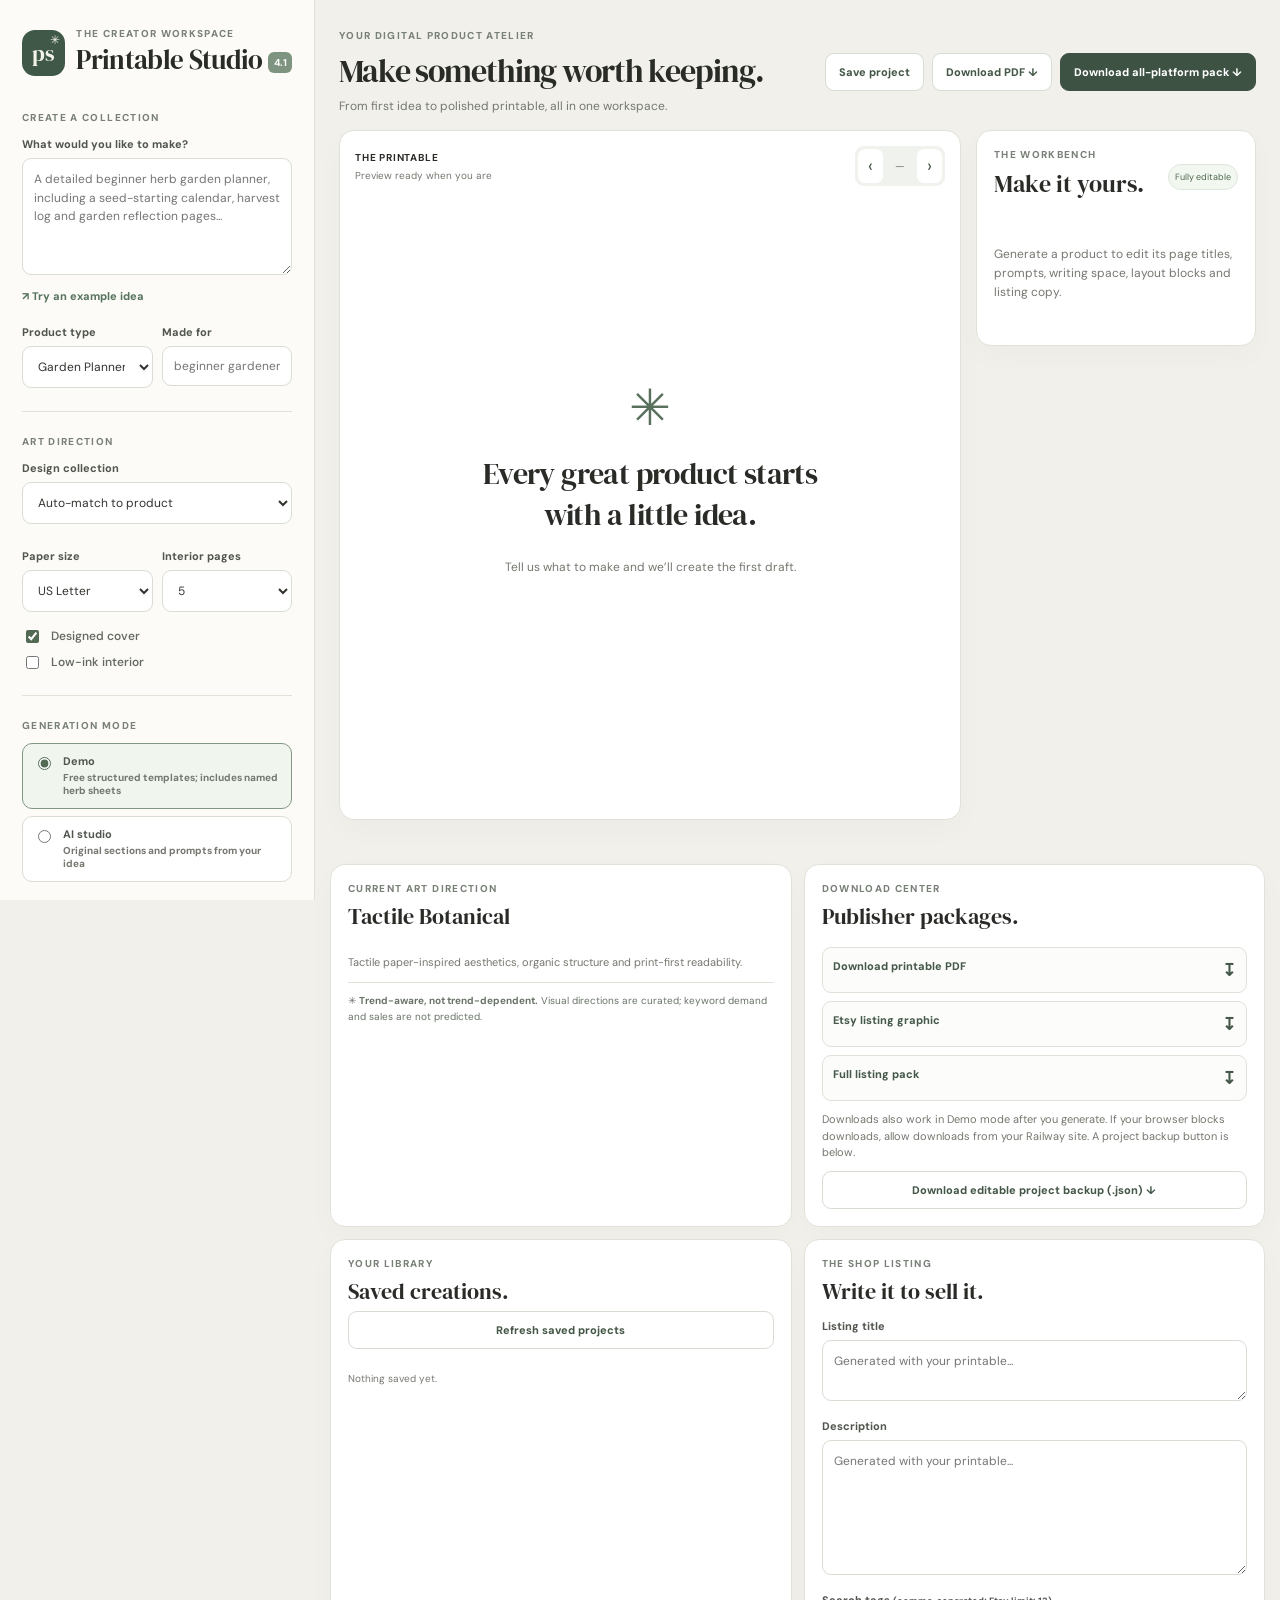
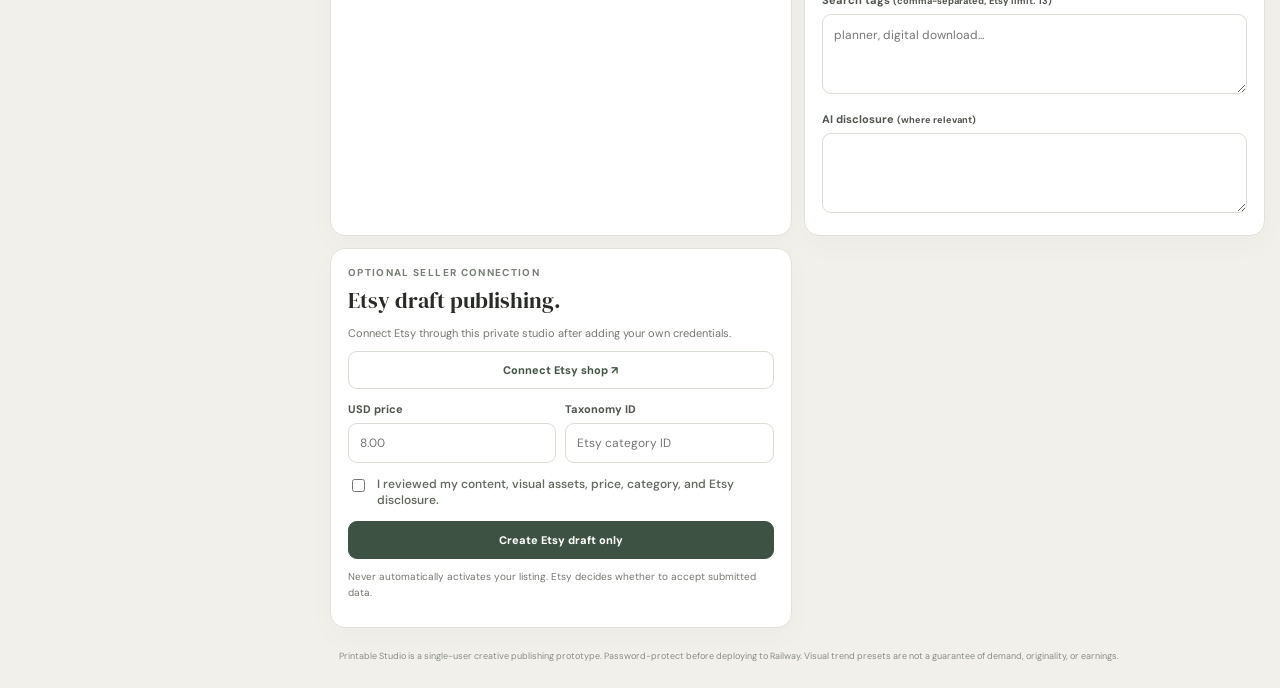
<file: index.html>
<!doctype html>
<html lang="en">
<head>
 <meta charset="utf-8"><meta name="viewport" content="width=device-width,initial-scale=1">
 <title>Printable Studio 4.1 — Your AI Printable Product Workshop</title>
 <link rel="stylesheet" href="/style.css">
 <script defer src="/app.js"></script>
</head>
<body>
<div class="app">
 <aside class="control">
  <header class="brand"><div class="mark">ps<span>✳</span></div><div><div class="eyebrow">THE CREATOR WORKSPACE</div><h1>Printable Studio <em>4.1</em></h1></div></header>
  <div class="navtitle">CREATE A COLLECTION</div>
  <label for="idea">What would you like to make?</label>
  <textarea id="idea" rows="5" placeholder="A detailed beginner herb garden planner, including a seed-starting calendar, harvest log and garden reflection pages..."></textarea>
  <button class="text-button" id="sampleBtn">↗ Try an example idea</button>

  <div class="two">
   <div><label for="product">Product type</label><select id="product">
    <option>Journal</option><option selected>Garden Planner</option><option>Menu</option><option>Organizational Chart</option>
    <option>Anxiety &amp; Mood Support</option><option>Learning Resource</option><option>Custom Printable</option>
   </select></div>
   <div><label for="audience">Made for</label><input id="audience" placeholder="beginner gardeners"></div>
  </div>
  <div class="divider"></div>
  <div class="navtitle">ART DIRECTION</div>
  <label for="theme">Design collection</label><select id="theme">
   <option value="auto">Auto-match to product</option>
   <option value="botanical">Tactile Botanical</option><option value="editorial">Editorial Calm</option>
   <option value="analog">Analog Notes</option><option value="blue">Cool Blue Modern</option>
   <option value="persimmon">Persimmon Pop</option><option value="plum">Plum Editorial</option>
   <option value="playful">Playful Learning</option>
  </select>
  <div class="palette" id="palette"></div>
  <div class="two">
   <div><label for="paper">Paper size</label><select id="paper"><option value="letter">US Letter</option><option value="a4">A4</option></select></div>
   <div><label for="pageCount">Interior pages</label><select id="pageCount"><option>3</option><option selected>5</option><option>8</option><option>12</option><option>13</option><option>15</option><option>18</option><option>20</option><option>24</option></select></div>
  </div>
  <div class="switches"><label><input id="cover" type="checkbox" checked> Designed cover</label><label><input id="inkSaver" type="checkbox"> Low-ink interior</label></div>
  <div class="divider"></div>
  <div class="navtitle">GENERATION MODE</div>
  <div class="modegroup">
   <label class="mode"><input type="radio" name="mode" value="demo" checked><span><b>Demo</b><small>Free structured templates; includes named herb sheets</small></span></label>
   <label class="mode" id="aiModeLabel"><input type="radio" name="mode" value="ai"><span><b>AI studio</b><small>Original sections and prompts from your idea</small></span></label>
  </div>
  <button class="mainbtn" id="generateBtn">✳ Generate collection <span>→</span></button>
  <p class="hint" id="modeHint">Demo mode is available immediately. AI mode requires a server-side API key.</p>
  <p class="hint">Demo recognizes named herb sheets; for fully custom page content, enable AI Studio.</p>
  <div class="fineprint">Designed for your own original concepts. Review all text and imagery before sale.</div>
 </aside>

 <main class="workspace">
  <div class="top">
   <div><div class="eyebrow">YOUR DIGITAL PRODUCT ATELIER</div><h2 id="projectTitle">Make something worth keeping.</h2>
    <p id="projectMeta">From first idea to polished printable, all in one workspace.</p></div>
   <div class="topbuttons">
    <button class="subtle" id="saveBtn">Save project</button><button class="subtle" id="topPdfBtn">Download PDF ↓</button>
    <button class="dark" id="packBtn">Download all-platform pack ↓</button>
   </div>
  </div>
  <div class="stage">
   <section class="paper-panel">
    <div class="panel-top"><div><b>THE PRINTABLE</b><span id="pageStatus">Preview ready when you are</span></div>
     <div class="toggle-group"><button id="prevBtn" aria-label="Previous page">‹</button><span id="pageNumber">—</span><button id="nextBtn" aria-label="Next page">›</button></div></div>
    <div id="preview"><div class="empty"><div class="empty-icon">✳</div><h3>Every great product starts<br>with a little idea.</h3><p>Tell us what to make and we’ll create the first draft.</p></div></div>
    <div class="pager" id="pager"></div>
   </section>

   <section class="editor-panel">
    <div class="edit-top"><div><div class="eyebrow">THE WORKBENCH</div><h3>Make it yours.</h3></div><div class="tag">Fully editable</div></div>
    <div id="editArea"><div class="sideempty">Generate a product to edit its page titles, prompts, writing space, layout blocks and listing copy.</div></div>
   </section>
  </div>
 </main>

 <aside class="sales">
  <section class="selling-card">
   <div class="eyebrow">CURRENT ART DIRECTION</div><h3 id="themeName">Tactile Botanical</h3>
   <div id="artColors" class="palette large"></div>
   <p id="themeWhy">Tactile paper-inspired aesthetics, organic structure and print-first readability.</p>
   <div class="insight">✳ <strong>Trend-aware, not trend-dependent.</strong> Visual directions are curated; keyword demand and sales are not predicted.</div>
  </section>

  <section class="selling-card">
   <div class="eyebrow">DOWNLOAD CENTER</div><h3>Publisher packages.</h3>
   <div class="download-list">
    <button id="pdfBtn">Download printable PDF <span>↧</span></button>
    <button id="jpgBtn">Etsy listing graphic <span>↧</span></button>
    <button id="bundleBtn">Full listing pack <span>↧</span></button>
   </div>
   <p class="hint">Downloads also work in Demo mode after you generate. If your browser blocks downloads, allow downloads from your Railway site. A project backup button is below.</p><button class="outline full" id="projectBackupBtn">Download editable project backup (.json) ↓</button>
  </section>

  <section class="selling-card">
   <div class="eyebrow">YOUR LIBRARY</div><h3>Saved creations.</h3>
   <button class="outline full" id="refreshProjects">Refresh saved projects</button>
   <div id="savedProjects" class="saved"><div class="hint">Nothing saved yet.</div></div>
  </section>

  <section class="selling-card">
   <div class="eyebrow">THE SHOP LISTING</div><h3>Write it to sell it.</h3>
   <label for="listingTitle">Listing title</label><textarea id="listingTitle" rows="2" placeholder="Generated with your printable..."></textarea>
   <label for="description">Description</label><textarea id="description" rows="6" placeholder="Generated with your printable..."></textarea>
   <label for="tags">Search tags <small>(comma-separated; Etsy limit: 13)</small></label><textarea id="tags" rows="3" placeholder="planner, digital download..."></textarea>
   <label for="disclosure">AI disclosure <small>(where relevant)</small></label><textarea id="disclosure" rows="3"></textarea>
  </section>

  <section class="selling-card">
   <div class="eyebrow">OPTIONAL SELLER CONNECTION</div><h3>Etsy draft publishing.</h3>
   <p class="hint" id="etsyState">Connect Etsy through this private studio after adding your own credentials.</p>
   <button class="outline full" id="etsyConnect">Connect Etsy shop ↗</button>
   <div id="etsyDraft">
    <div class="two"><div><label for="price">USD price</label><input id="price" type="number" min=".2" step=".01" placeholder="8.00"></div>
    <div><label for="taxonomy">Taxonomy ID</label><input id="taxonomy" inputmode="numeric" placeholder="Etsy category ID"></div></div>
    <label class="approval"><input type="checkbox" id="sellerApproved"><span>I reviewed my content, visual assets, price, category, and Etsy disclosure.</span></label>
    <button class="dark full" id="draftBtn">Create Etsy draft only</button>
    <p class="hint">Never automatically activates your listing. Etsy decides whether to accept submitted data.</p>
   </div>
  </section>

  <footer class="legal">Printable Studio is a single-user creative publishing prototype. Password-protect before deploying to Railway. Visual trend presets are not a guarantee of demand, originality, or earnings.</footer>
 </aside>
</div>
<div id="toast" role="status" aria-live="polite"></div>
</body></html>
</file>
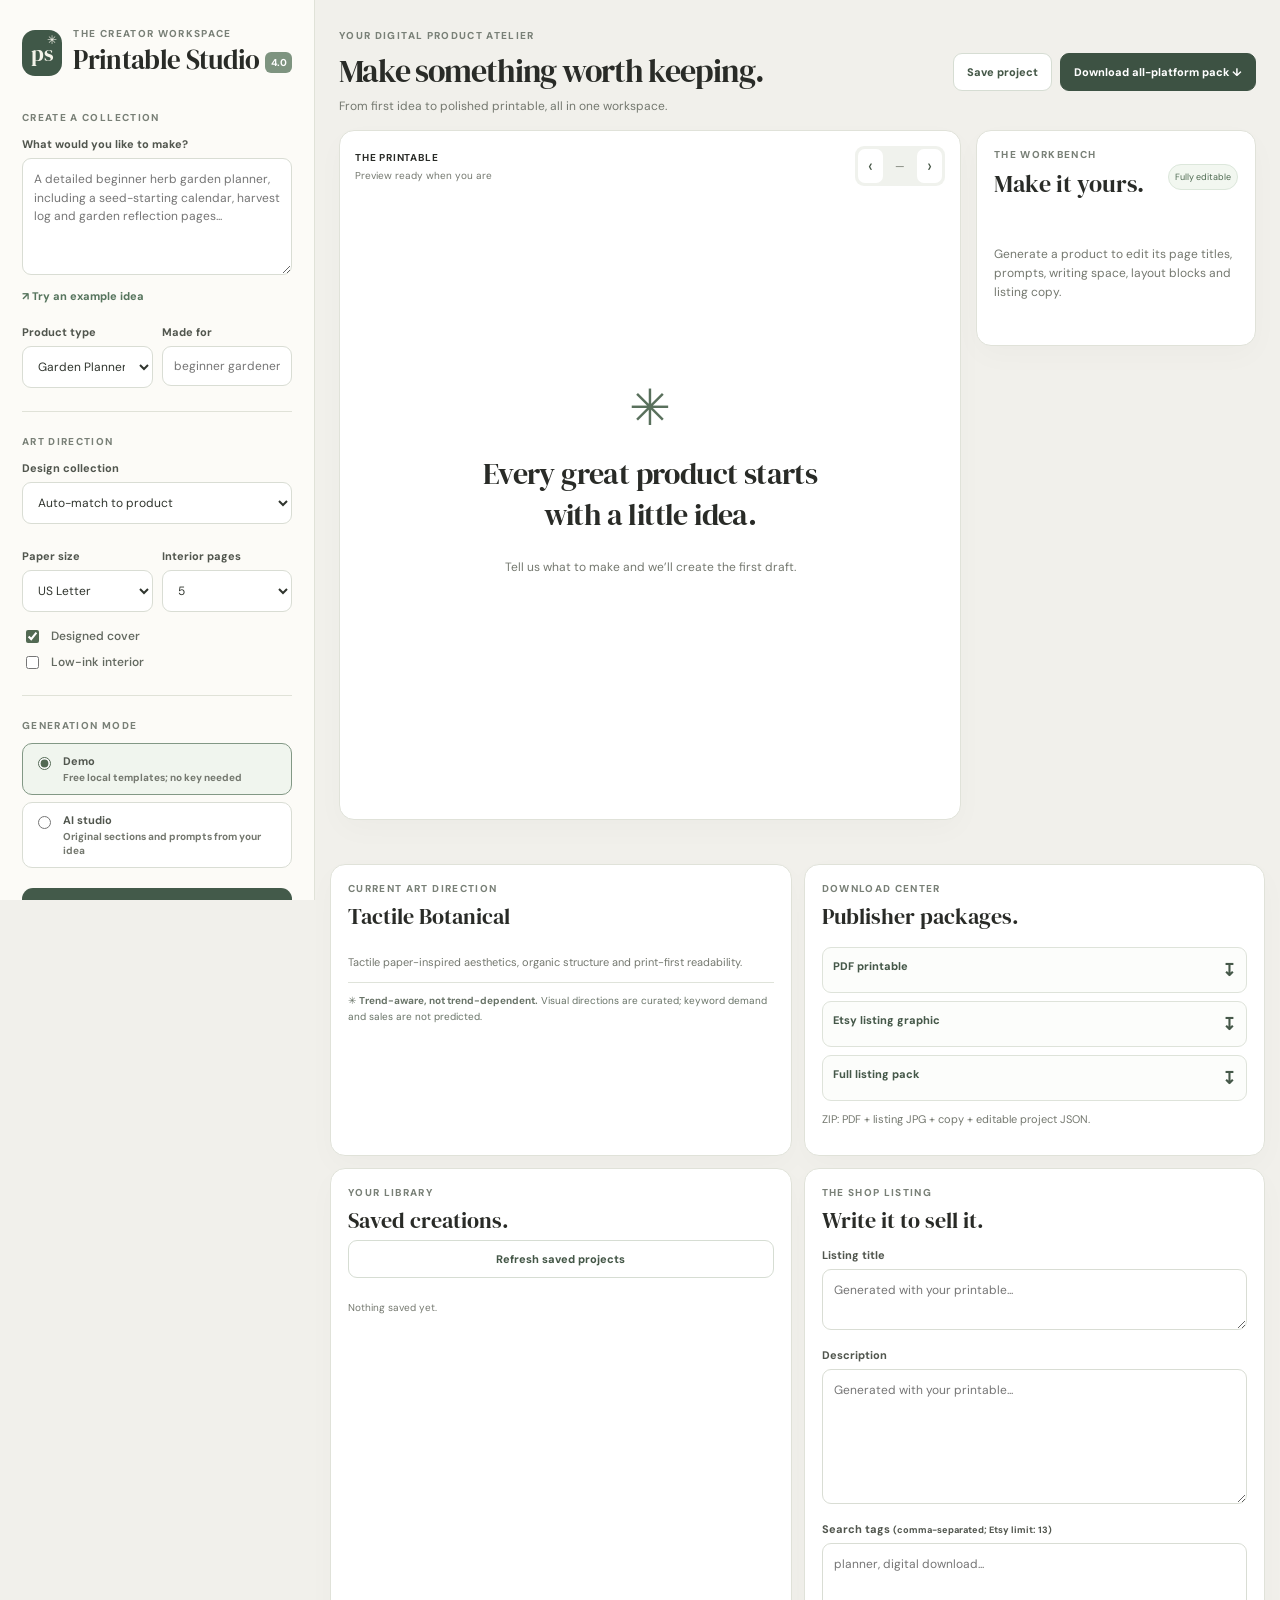
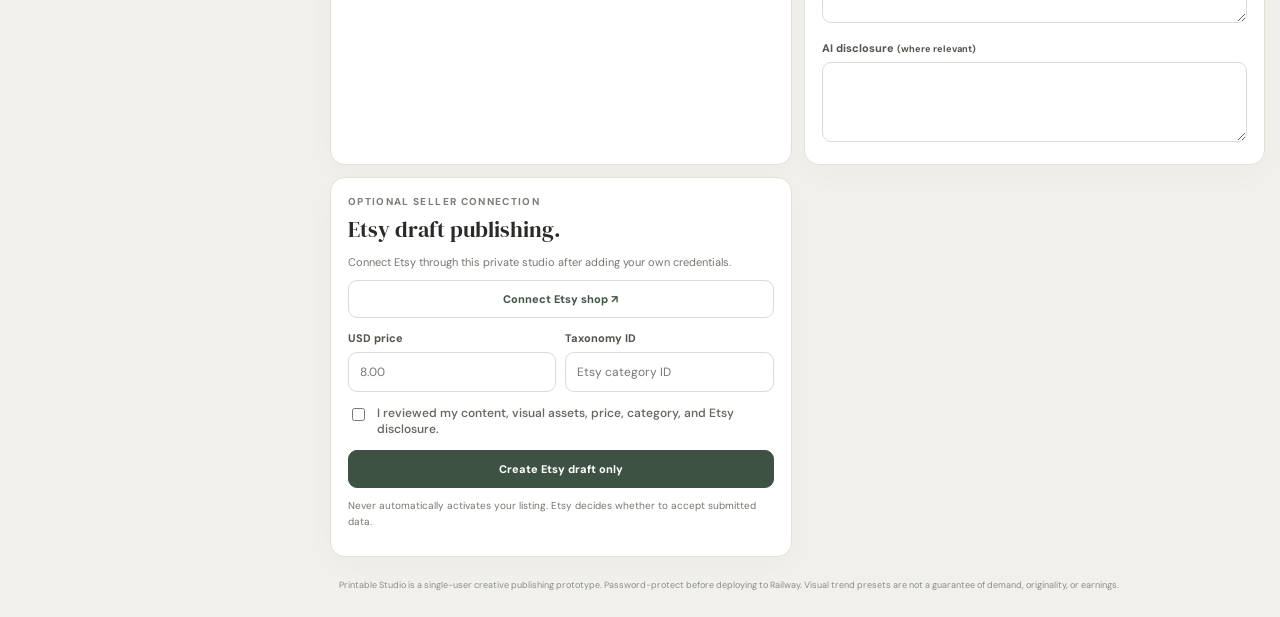
<file: static/index.html>
<!doctype html>
<html lang="en">
<head>
 <meta charset="utf-8"><meta name="viewport" content="width=device-width,initial-scale=1">
 <title>Printable Studio 4.0 — Your AI Printable Product Workshop</title>
 <link rel="stylesheet" href="/style.css">
 <script defer src="/app.js"></script>
</head>
<body>
<div class="app">
 <aside class="control">
  <header class="brand"><div class="mark">ps<span>✳</span></div><div><div class="eyebrow">THE CREATOR WORKSPACE</div><h1>Printable Studio <em>4.0</em></h1></div></header>
  <div class="navtitle">CREATE A COLLECTION</div>
  <label for="idea">What would you like to make?</label>
  <textarea id="idea" rows="5" placeholder="A detailed beginner herb garden planner, including a seed-starting calendar, harvest log and garden reflection pages..."></textarea>
  <button class="text-button" id="sampleBtn">↗ Try an example idea</button>

  <div class="two">
   <div><label for="product">Product type</label><select id="product">
    <option>Journal</option><option selected>Garden Planner</option><option>Menu</option><option>Organizational Chart</option>
    <option>Anxiety &amp; Mood Support</option><option>Learning Resource</option><option>Custom Printable</option>
   </select></div>
   <div><label for="audience">Made for</label><input id="audience" placeholder="beginner gardeners"></div>
  </div>
  <div class="divider"></div>
  <div class="navtitle">ART DIRECTION</div>
  <label for="theme">Design collection</label><select id="theme">
   <option value="auto">Auto-match to product</option>
   <option value="botanical">Tactile Botanical</option><option value="editorial">Editorial Calm</option>
   <option value="analog">Analog Notes</option><option value="blue">Cool Blue Modern</option>
   <option value="persimmon">Persimmon Pop</option><option value="plum">Plum Editorial</option>
   <option value="playful">Playful Learning</option>
  </select>
  <div class="palette" id="palette"></div>
  <div class="two">
   <div><label for="paper">Paper size</label><select id="paper"><option value="letter">US Letter</option><option value="a4">A4</option></select></div>
   <div><label for="pageCount">Interior pages</label><select id="pageCount"><option>3</option><option selected>5</option><option>8</option><option>12</option><option>20</option></select></div>
  </div>
  <div class="switches"><label><input id="cover" type="checkbox" checked> Designed cover</label><label><input id="inkSaver" type="checkbox"> Low-ink interior</label></div>
  <div class="divider"></div>
  <div class="navtitle">GENERATION MODE</div>
  <div class="modegroup">
   <label class="mode"><input type="radio" name="mode" value="demo" checked><span><b>Demo</b><small>Free local templates; no key needed</small></span></label>
   <label class="mode" id="aiModeLabel"><input type="radio" name="mode" value="ai"><span><b>AI studio</b><small>Original sections and prompts from your idea</small></span></label>
  </div>
  <button class="mainbtn" id="generateBtn">✳ Generate collection <span>→</span></button>
  <p class="hint" id="modeHint">Demo mode is available immediately.</p>
  <div class="fineprint">Designed for your own original concepts. Review all text and imagery before sale.</div>
 </aside>

 <main class="workspace">
  <div class="top">
   <div><div class="eyebrow">YOUR DIGITAL PRODUCT ATELIER</div><h2 id="projectTitle">Make something worth keeping.</h2>
    <p id="projectMeta">From first idea to polished printable, all in one workspace.</p></div>
   <div class="topbuttons">
    <button class="subtle" id="saveBtn">Save project</button>
    <button class="dark" id="packBtn">Download all-platform pack ↓</button>
   </div>
  </div>
  <div class="stage">
   <section class="paper-panel">
    <div class="panel-top"><div><b>THE PRINTABLE</b><span id="pageStatus">Preview ready when you are</span></div>
     <div class="toggle-group"><button id="prevBtn" aria-label="Previous page">‹</button><span id="pageNumber">—</span><button id="nextBtn" aria-label="Next page">›</button></div></div>
    <div id="preview"><div class="empty"><div class="empty-icon">✳</div><h3>Every great product starts<br>with a little idea.</h3><p>Tell us what to make and we’ll create the first draft.</p></div></div>
    <div class="pager" id="pager"></div>
   </section>

   <section class="editor-panel">
    <div class="edit-top"><div><div class="eyebrow">THE WORKBENCH</div><h3>Make it yours.</h3></div><div class="tag">Fully editable</div></div>
    <div id="editArea"><div class="sideempty">Generate a product to edit its page titles, prompts, writing space, layout blocks and listing copy.</div></div>
   </section>
  </div>
 </main>

 <aside class="sales">
  <section class="selling-card">
   <div class="eyebrow">CURRENT ART DIRECTION</div><h3 id="themeName">Tactile Botanical</h3>
   <div id="artColors" class="palette large"></div>
   <p id="themeWhy">Tactile paper-inspired aesthetics, organic structure and print-first readability.</p>
   <div class="insight">✳ <strong>Trend-aware, not trend-dependent.</strong> Visual directions are curated; keyword demand and sales are not predicted.</div>
  </section>

  <section class="selling-card">
   <div class="eyebrow">DOWNLOAD CENTER</div><h3>Publisher packages.</h3>
   <div class="download-list">
    <button id="pdfBtn">PDF printable <span>↧</span></button>
    <button id="jpgBtn">Etsy listing graphic <span>↧</span></button>
    <button id="bundleBtn">Full listing pack <span>↧</span></button>
   </div>
   <p class="hint">ZIP: PDF + listing JPG + copy + editable project JSON.</p>
  </section>

  <section class="selling-card">
   <div class="eyebrow">YOUR LIBRARY</div><h3>Saved creations.</h3>
   <button class="outline full" id="refreshProjects">Refresh saved projects</button>
   <div id="savedProjects" class="saved"><div class="hint">Nothing saved yet.</div></div>
  </section>

  <section class="selling-card">
   <div class="eyebrow">THE SHOP LISTING</div><h3>Write it to sell it.</h3>
   <label for="listingTitle">Listing title</label><textarea id="listingTitle" rows="2" placeholder="Generated with your printable..."></textarea>
   <label for="description">Description</label><textarea id="description" rows="6" placeholder="Generated with your printable..."></textarea>
   <label for="tags">Search tags <small>(comma-separated; Etsy limit: 13)</small></label><textarea id="tags" rows="3" placeholder="planner, digital download..."></textarea>
   <label for="disclosure">AI disclosure <small>(where relevant)</small></label><textarea id="disclosure" rows="3"></textarea>
  </section>

  <section class="selling-card">
   <div class="eyebrow">OPTIONAL SELLER CONNECTION</div><h3>Etsy draft publishing.</h3>
   <p class="hint" id="etsyState">Connect Etsy through this private studio after adding your own credentials.</p>
   <button class="outline full" id="etsyConnect">Connect Etsy shop ↗</button>
   <div id="etsyDraft">
    <div class="two"><div><label for="price">USD price</label><input id="price" type="number" min=".2" step=".01" placeholder="8.00"></div>
    <div><label for="taxonomy">Taxonomy ID</label><input id="taxonomy" inputmode="numeric" placeholder="Etsy category ID"></div></div>
    <label class="approval"><input type="checkbox" id="sellerApproved"><span>I reviewed my content, visual assets, price, category, and Etsy disclosure.</span></label>
    <button class="dark full" id="draftBtn">Create Etsy draft only</button>
    <p class="hint">Never automatically activates your listing. Etsy decides whether to accept submitted data.</p>
   </div>
  </section>

  <footer class="legal">Printable Studio is a single-user creative publishing prototype. Password-protect before deploying to Railway. Visual trend presets are not a guarantee of demand, originality, or earnings.</footer>
 </aside>
</div>
<div id="toast" role="status" aria-live="polite"></div>
</body></html>
</file>
<file: style.css>
@import url('https://fonts.googleapis.com/css2?family=DM+Sans:wght@400;500;600;700&family=DM+Serif+Display&display=swap');
:root{--bg:#f1f0eb;--panel:#faf9f5;--ink:#292b27;--muted:#74786f;--line:#e0e2d8;--green:#435949;--mint:#e4ece2;--radius:15px}
*{box-sizing:border-box}
body{margin:0;background:var(--bg);color:var(--ink);font-family:"DM Sans",Arial,sans-serif}
button,input,textarea,select{font:inherit}button{cursor:pointer}
.app{display:grid;grid-template-columns:350px minmax(450px,1fr) 320px;min-height:100vh;align-items:start}
.control{padding:27px 22px;background:#fcfbf7;border-right:1px solid var(--line);height:100vh;position:sticky;top:0;overflow:auto}
.sales{padding:24px 17px;height:100vh;position:sticky;top:0;overflow:auto;background:#faf9f5;border-left:1px solid var(--line)}
.brand{display:flex;gap:11px;align-items:center;margin-bottom:32px}
.mark{background:#405848;border-radius:13px;color:#f4f3e9;font-family:"DM Serif Display",Georgia,serif;width:46px;height:46px;display:flex;align-items:center;justify-content:center;font-size:22px;position:relative}
.mark span{font-size:12px;position:absolute;right:5px;top:2px}
h1{margin:1px 0;font:27px "DM Serif Display",Georgia,serif;letter-spacing:-.025em;white-space:nowrap}
h1 em{font:700 10px "DM Sans",sans-serif;color:#fff;padding:4px 6px;background:#7e9480;border-radius:6px;vertical-align:middle}
.eyebrow,.navtitle{font-size:10px;font-weight:800;letter-spacing:.135em;color:#798077}
.navtitle{margin-bottom:11px}
label{display:block;font-size:11px;font-weight:750;color:#51564e;margin:13px 0 7px}
input,textarea,select{width:100%;border:1px solid #d9ddd4;border-radius:9px;padding:11px 11px;background:white;color:#30352e;font-size:12px;outline:none}
textarea{resize:vertical;line-height:1.55}
input:focus,textarea:focus,select:focus{border-color:#708878;box-shadow:0 0 0 3px #6f897719}
.two{display:grid;grid-template-columns:1fr 1fr;gap:9px}
.divider{height:1px;background:var(--line);margin:23px 0}
.text-button{border:0;background:transparent;color:#57755e;padding:9px 0;font-size:11px;font-weight:800}
.palette{display:flex;gap:5px;margin-top:12px}
.palette span{height:24px;flex:1;border-radius:7px;border:1px solid #7773}
.palette.large span{height:32px}
.switches{display:flex;flex-direction:column;gap:7px;margin-top:15px}
.switches label,.approval{margin:0;display:flex;align-items:center;gap:9px;color:#646a61;font-size:12px;font-weight:550}
.switches input,.approval input,.mode input{width:auto;accent-color:#526953}
.modegroup{display:grid;gap:7px}
.mode{display:flex;gap:9px;border:1px solid #d9ddd4;background:#fff;border-radius:10px;padding:10px;margin:0;align-items:flex-start}
.mode:has(input:checked){border-color:#829885;background:#f0f5ee}
.mode span{display:grid;gap:3px}.mode small{font-size:10px;color:var(--muted);line-height:1.35}
.mainbtn{display:flex;width:100%;justify-content:space-between;background:#435a4a;color:#fff;border:none;padding:14px 15px;font-weight:750;border-radius:11px;margin-top:20px}
.mainbtn:disabled,.dark:disabled{opacity:.48;cursor:not-allowed}
.hint,.fineprint{font-size:10px;color:var(--muted);line-height:1.55;margin:10px 0}
.fineprint{padding-top:14px;border-top:1px solid var(--line);margin-top:17px}
.workspace{padding:29px 24px;min-width:0}
.top{display:flex;align-items:center;justify-content:space-between;gap:18px;min-height:78px;margin-bottom:16px}
.top h2{font:32px "DM Serif Display",Georgia,serif;letter-spacing:-.035em;margin:7px 0 5px}
.top p{font-size:12px;color:var(--muted);margin:0}
.topbuttons{display:flex;gap:8px;align-items:center;flex-wrap:wrap}
.subtle,.dark,.outline{border-radius:9px;padding:11px 13px;font-size:11px;font-weight:800}
.subtle,.outline{background:#fff;border:1px solid #d6ddd3;color:#445747}
.dark{background:#3d5243;color:#fff;border:1px solid #3d5243}
.full{width:100%}
.stage{display:grid;grid-template-columns:minmax(0,1fr) 280px;gap:15px;align-items:start}
.paper-panel,.editor-panel,.selling-card{background:#fff;border:1px solid #e0e2d9;border-radius:15px;box-shadow:0 10px 30px rgba(26,34,22,.025)}
.paper-panel{padding:15px;min-height:690px}
.panel-top{display:flex;justify-content:space-between;gap:7px;align-items:center;font-size:10px;letter-spacing:.08em}
.panel-top span{display:block;color:var(--muted);font-weight:400;letter-spacing:0;margin-top:5px}
.toggle-group{display:flex;align-items:center;gap:5px;background:#f0f2ed;padding:3px;border-radius:9px;font-size:11px;white-space:nowrap}
.toggle-group span{padding:0 7px;margin:0;letter-spacing:0}
.toggle-group button{border:0;background:white;border-radius:7px;padding:5px 10px;color:#465646;font-size:18px}
.empty{min-height:590px;display:flex;flex-direction:column;align-items:center;justify-content:center;text-align:center;padding:30px}
.empty-icon{font-size:50px;color:#59705c}
.empty h3{font:30px "DM Serif Display",Georgia,serif;letter-spacing:-.02em;margin:12px 0}
.empty p{font-size:12px;color:var(--muted)}
.sheet{width:min(100%,630px);aspect-ratio:8.5 / 11;margin:18px auto;background:var(--sheet-paper,#fffefa);border:1px solid #dadcd2;box-shadow:0 18px 38px #2c322722;padding:8%;overflow:hidden;color:var(--sheet-ink,#283329);display:flex;flex-direction:column}
.sheet.a4{aspect-ratio:210/297}
.sheet .kicker{font-size:9px;font-weight:850;color:var(--sheet-accent,#526a57);letter-spacing:.16em;text-transform:uppercase}
.sheet h3{font:32px/1.1 "DM Serif Display",Georgia,serif;margin:21px 0 7px}
.sheet .subtitle{font-size:10px;color:#68716a;line-height:1.5}
.sheet hr{width:100%;border:0;border-top:1px solid var(--sheet-accent,#526a57);margin:18px 0}
.sheet .block{margin-bottom:18px}
.sheet .block b{display:block;color:var(--sheet-accent,#526a57);font-size:11px;text-transform:uppercase;letter-spacing:.06em;margin-bottom:10px}
.writeline{border-bottom:1px solid #cbd0c8;height:22px}
.columns{display:grid;grid-template-columns:1fr 1fr;gap:10px}.col{border:1px solid #cbd0c8;border-radius:8px;height:84px;font-size:10px;padding:10px}
.table-preview{width:100%;border-collapse:collapse;font-size:9px}
.table-preview td,.table-preview th{border:1px solid #d8dcd6;height:24px;text-align:left;padding:5px}
.table-preview th{background:var(--sheet-light,#eff1ea)}
.checkrow{display:flex;gap:9px;align-items:center;font-size:10px;margin:9px 0;border-bottom:1px solid #dce0d8;padding-bottom:7px}
.checkrow span{width:12px;height:12px;border:1px solid var(--sheet-accent);flex:none}
.callout{background:var(--sheet-light);padding:15px;border-radius:11px;font-size:10px;line-height:1.5}
.sheet footer{font-size:8px;color:#889185;display:flex;justify-content:space-between;margin-top:auto;padding-top:8px}
.sheet.cover-sheet{justify-content:center;padding:10%}
.cover-frame{border:1px solid var(--sheet-accent);padding:13%;display:flex;flex-direction:column;justify-content:center;min-height:75%;border-radius:12px}
.cover-frame .dash{height:5px;width:42px;border-radius:9px;background:var(--sheet-accent);margin-bottom:34px}
.cover-sheet h3{font-size:45px;margin:28px 0 14px}
.cover-sheet p{font-size:12px;line-height:1.5;color:#69736a}
.pager{display:flex;justify-content:center;gap:5px;flex-wrap:wrap}
.pager button{width:25px;height:25px;border:1px solid #d7ddd5;background:#fff;border-radius:8px;font-size:10px}
.pager button.active{background:#405848;color:#fff;border-color:#405848}
.editor-panel{padding:17px}
.edit-top{display:flex;justify-content:space-between;align-items:center;gap:7px;margin-bottom:15px}
.edit-top h3,.selling-card h3{font:24px "DM Serif Display",Georgia,serif;margin:6px 0 5px}
.tag{font-size:9px;color:#4e6a51;border:1px solid #dce7db;background:#f2f7f0;padding:6px;border-radius:99px}
.sideempty{font-size:12px;line-height:1.6;color:var(--muted);padding:25px 0}
.editor-panel select{margin:0 0 9px}
.toolrow{display:flex;gap:6px;margin:9px 0 12px;flex-wrap:wrap}
.toolrow button{flex:1;font-size:10px;border:1px solid #dae0d7;background:#fff;border-radius:8px;padding:8px 6px}
.toolrow button.danger{color:#965044}
.blockeditor{border:1px solid #e0e4da;padding:10px;border-radius:11px;margin:11px 0;background:#fdfefa}
.blockeditor h4{margin:1px 0;font-size:11px}
.blockeditor .toolrow{margin:8px 0 0}
.blockeditor label{margin-top:7px}
.selling-card{padding:17px;margin-bottom:14px}
.selling-card h3{font-size:22px}
.selling-card>p{line-height:1.5;font-size:11px;color:var(--muted)}
.insight{border-top:1px solid #dfe3da;padding-top:10px;margin-top:10px;color:#687367;font-size:10px;line-height:1.6}
.download-list{display:grid;gap:8px;margin-top:16px}
.download-list button{border:1px solid #dee3da;background:#fcfdfb;border-radius:9px;padding:11px 10px;text-align:left;display:flex;justify-content:space-between;font-size:11px;font-weight:800;color:#455849}
.download-list span{font-size:17px}
.saved{display:grid;gap:6px;margin-top:12px;max-height:200px;overflow:auto}
.saved button{border:1px solid #dee2da;background:#fdfdfa;border-radius:9px;text-align:left;font-weight:750;color:#405348;padding:9px;font-size:11px}
.saved small{display:block;color:var(--muted);font-size:9px;margin-top:4px}
.selling-card textarea{min-height:48px}
.approval{margin:13px 0;align-items:flex-start}
.legal{font-size:9px;line-height:1.6;color:#888e86;padding:9px}
#toast{position:fixed;bottom:22px;left:50%;transform:translateX(-50%);background:#263b2d;color:#fff;border-radius:11px;padding:11px 19px;font-size:12px;box-shadow:0 9px 25px #0003;z-index:99;display:none;max-width:90vw}
#toast.error{background:#813e35}
@media(max-width:1350px){.app{grid-template-columns:315px minmax(430px,1fr)}.sales{grid-column:2;position:relative;height:auto;display:grid;grid-template-columns:repeat(2,minmax(0,1fr));gap:12px;padding:15px;border-left:0;background:none}.selling-card{margin:0}.legal{grid-column:1/-1}.control{grid-row:1/3}}
@media(max-width:960px){.app{display:block}.control{height:auto;position:relative;border-right:0;border-bottom:1px solid var(--line)}.sales{display:grid;grid-template-columns:1fr 1fr}.workspace{padding:17px}.stage{grid-template-columns:1fr 280px}}
@media(max-width:720px){.sales,.stage{display:block}.selling-card,.editor-panel{margin-top:14px}.stage{display:flex;flex-direction:column}.paper-panel,.editor-panel{width:100%}.top{display:block}.topbuttons{margin:15px 0}.sheet h3{font-size:23px}.cover-sheet h3{font-size:31px}}
</file>
